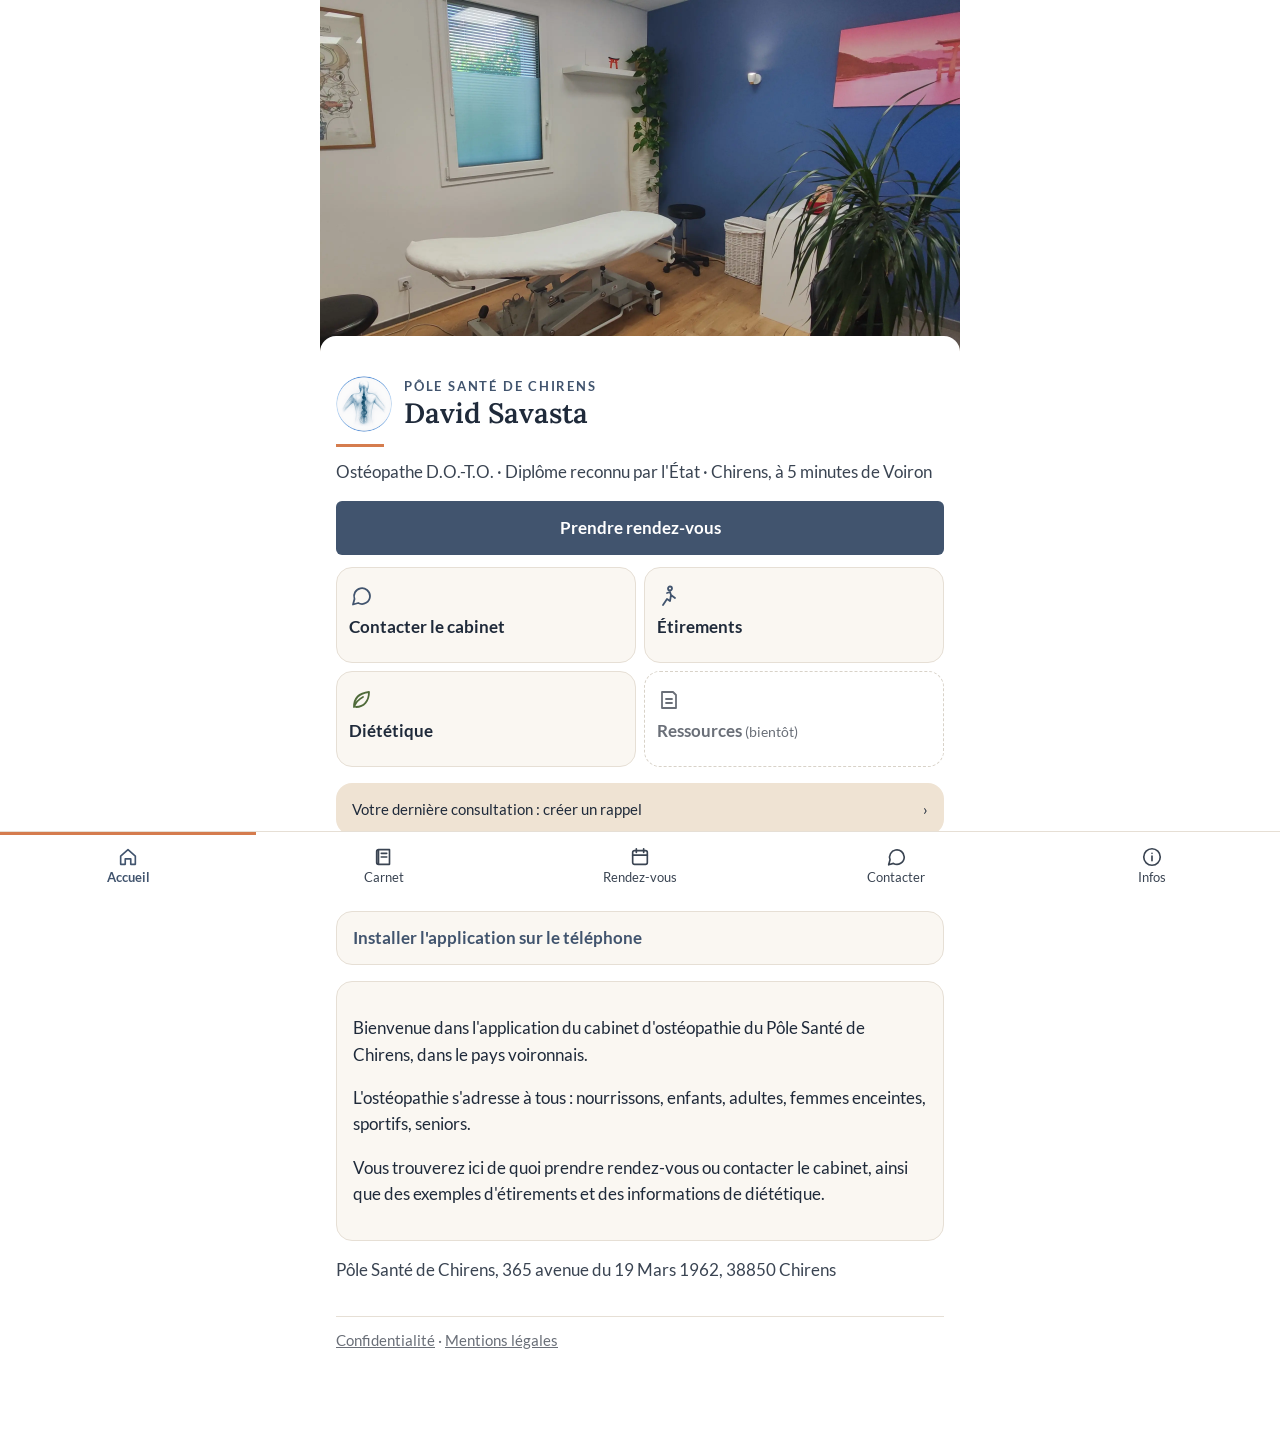
<file: index.html>
<!doctype html>
<html lang="fr">
<head>
  <meta charset="utf-8">
  <meta name="viewport" content="width=device-width, initial-scale=1, viewport-fit=cover">
  <title>Ostéo Savasta</title>
  <meta name="description" content="Application du cabinet d'ostéopathie de Chirens : rendez-vous, contact, étirements, diététique.">
  <!-- Couleur de la barre du navigateur sur mobile -->
  <meta name="theme-color" content="#41546e">
  <!-- Installation (PWA) -->
  <link rel="manifest" href="manifest.webmanifest">
  <link rel="icon" href="assets/icones/icone-192.png" type="image/png">
  <link rel="apple-touch-icon" href="assets/icones/apple-touch-icon.png">
  <meta name="apple-mobile-web-app-capable" content="yes">
  <meta name="apple-mobile-web-app-title" content="Ostéo Savasta">
  <link rel="stylesheet" href="assets/css/style.css">
  <!-- Journal des erreurs techniques : chargé avant tout le reste, pour noter aussi un démarrage raté -->
  <script src="assets/js/journal.js"></script>
</head>
<body>
  <a class="lien-evitement" href="#contenu">Aller au contenu</a>


  <!-- Le contenu de chaque écran est inséré ici par assets/js/app.js -->
  <main id="contenu" class="contenu" tabindex="-1">
    <p class="chargement">Chargement…</p>
  </main>

  <footer class="pied">
    <p class="pied-liens">
      <a href="#confidentialite">Confidentialité</a> ·
      <a href="#mentions-legales">Mentions légales</a>
    </p>
  </footer>

  <!-- Menu fixe en bas de l'écran, facile à atteindre avec le pouce -->
  <nav class="menu" aria-label="Menu principal">
    <a href="#accueil" data-route="accueil">
      <svg class="icone" viewBox="0 0 24 24" aria-hidden="true" focusable="false"><path d="M4 11l8-7 8 7v9h-5v-6H9v6H4z"/></svg>Accueil
    </a>
    <!-- « Mon carnet » : listes de courses et recettes favorites ; affiché par app.js une fois validé -->
    <a href="#carnet" data-route="carnet" class="js-carnet" hidden>
      <svg class="icone" viewBox="0 0 24 24" aria-hidden="true" focusable="false"><path d="M6 4h12v16H6zM6 4a2 2 0 0 0-2 2v12a2 2 0 0 0 2 2M9 8h6M9 12h6"/></svg><span class="js-carnet-libelle">Carnet</span>
    </a>
    <!-- Lien rendez-vous : l'adresse est remplacée au chargement par celle de config/liens.json -->
    <a href="https://www.osteo-savasta.fr/prendre-rendez-vous" class="menu-rdv js-lien-rdv"
       target="_blank" rel="noopener">
      <svg class="icone" viewBox="0 0 24 24" aria-hidden="true" focusable="false"><rect x="4" y="5" width="16" height="15" rx="2"/><path d="M4 10h16M8 3v4M16 3v4"/></svg>Rendez-vous
    </a>
    <!-- Ouvre le panneau « Contacter le cabinet » (appel, WhatsApp, e-mail) -->
    <button type="button" data-ouvrir="renseignements">
      <svg class="icone" viewBox="0 0 24 24" aria-hidden="true" focusable="false"><path d="M21 12a8 8 0 0 1-11.8 7L4 20.5 5.5 15A8 8 0 1 1 21 12Z"/></svg>Contacter
    </button>
    <a href="#infos" data-route="infos">
      <svg class="icone" viewBox="0 0 24 24" aria-hidden="true" focusable="false"><circle cx="12" cy="12" r="9"/><path d="M12 11v5M12 8h.01"/></svg>Infos
    </a>
  </nav>

  <script type="module" src="assets/js/app.js"></script>
</body>
</html>
</file>
<file: assets/css/style.css>
/* =========================================================
   Styles de l'application — conçus d'abord pour le téléphone.
   Pour changer les couleurs, modifiez uniquement les variables
   du bloc :root ci-dessous.
   ========================================================= */

/* Polices enregistrées dans l'appli (assets/polices) : rien n'est demandé à
   Google, l'adresse IP des patients ne quitte pas l'appli. */
@font-face {
  font-family: "Lora";
  src: url("../polices/lora-latin-600-normal.woff2") format("woff2");
  font-weight: 600;
  font-style: normal;
  font-display: swap;
}
@font-face {
  font-family: "Lato";
  src: url("../polices/lato-latin-400-normal.woff2") format("woff2");
  font-weight: 400;
  font-style: normal;
  font-display: swap;
}
@font-face {
  font-family: "Lato";
  src: url("../polices/lato-latin-700-normal.woff2") format("woff2");
  font-weight: 700;
  font-style: normal;
  font-display: swap;
}

/* Charte Cabinet Savasta (couleurs relevées sur les photos de la salle) : mur bleu
   ardoise, murs blancs, chêne, toile de Miyajima et plantes. Direction « La salle de soins ». */
:root {
  --couleur-principale: #41546e;   /* bleu ardoise : bandeaux, boutons, liens */
  --couleur-principale-foncee: #2f3e54; /* survol */
  --couleur-accent: #1f2a3a;       /* encre */
  --couleur-fond: #ffffff;         /* fond de page */
  --couleur-carte: #faf7f2;        /* blanc chaud : cartes et listes */
  --couleur-texte: #1f2a3a;        /* texte principal */
  --couleur-texte-doux: #3b4350;   /* paragraphes */
  --couleur-discret: #6a6f78;      /* légendes (14 px minimum) */
  --couleur-bordure: #e6dfd5;      /* filets et contours */
  --couleur-bordure-champ: #d9cfc2; /* contour des champs */
  --couleur-sur-sombre: #c7d1e0;   /* texte secondaire sur bleu ardoise */
  --couleur-torii: #d57c4e;        /* filet sous les titres, mois en cours */
  --couleur-bois-clair: #efe3d3;   /* bloc du rappel */
  --couleur-rose: #f8e6de;         /* mention de conseil */
  --couleur-sauge: #e1e7d8;        /* points forts */
  --couleur-plante: #4f6b3a;       /* picto Diététique */
  --couleur-alerte: #a33a3a;       /* messages d'erreur */
  --couleur-pastille: #efe3d3;     /* étiquettes */
  --couleur-relecture: #fff3c4;    /* fond des contenus « à relire » (mode relecture seulement) */

  --police-titres: "Lora", Georgia, "Times New Roman", serif;
  --police-texte: "Lato", "Helvetica Neue", Arial, sans-serif;

  --rayon: 16px;                   /* cartes, listes, photos */
  --rayon-bouton: 6px;             /* boutons et champs */
  --hauteur-menu: 68px;
  --taille-texte: 1.0625rem;       /* 17 px : confortable sur mobile */
  --marge-haut: calc(20px + env(safe-area-inset-top)); /* sous la barre d'état du téléphone */
  color-scheme: light;
}

* { box-sizing: border-box; }

html { -webkit-text-size-adjust: 100%; }

body {
  margin: 0;
  background: var(--couleur-fond);
  color: var(--couleur-texte);
  /* Aucune police téléchargée depuis un site tiers */
  font-family: var(--police-texte);
  font-size: var(--taille-texte);
  line-height: 1.55;
  /* Laisse la place au menu fixe du bas */
  padding-bottom: calc(var(--hauteur-menu) + env(safe-area-inset-bottom));
}

a { color: var(--couleur-principale); }
a:hover { color: var(--couleur-principale-foncee); }

/* Contour bien visible quand on navigue au clavier */
:focus-visible {
  outline: 3px solid var(--couleur-accent);
  outline-offset: 2px;
}

/* Lien caché « Aller au contenu », visible au clavier */
.lien-evitement {
  position: absolute;
  left: -999px;
  top: 0;
  background: #fff;
  padding: 12px;
  z-index: 100;
}
.lien-evitement:focus { left: 8px; }

.icone {
  width: 24px;
  height: 24px;
  flex: none;
  fill: none;
  stroke: currentColor;
  stroke-width: 1.8;
  stroke-linecap: round;
  stroke-linejoin: round;
}
.icone-petite { width: 18px; height: 18px; }
.icone-pleine { fill: currentColor; stroke: none; }

/* ---------- Contenu ---------- */
.contenu {
  max-width: 640px;
  margin: 0 auto;
  padding: var(--marge-haut) 16px 8px;
}
.contenu:focus { outline: none; }

h1, h2, h3, h4 { font-family: var(--police-titres); font-weight: 600; }
h1, h2, h3 { color: var(--couleur-texte); line-height: 1.2; text-wrap: balance; }
h1 { font-size: 1.6rem; margin: 0 0 12px; }
h2 { font-size: 1.3rem; margin: 24px 0 10px; }
h3 { font-size: 1.15rem; margin: 0 0 8px; }

.chargement, .vide { color: var(--couleur-texte-doux); }

.surtitre {
  display: block;
  font-size: 0.8rem;
  font-weight: 700;
  letter-spacing: 0.14em;
  text-transform: uppercase;
  color: var(--couleur-principale);
}
.filet-torii { width: 48px; height: 3px; margin: 0 0 12px; background: var(--couleur-torii); }

/* ---------- Ouverture des écrans : photo ou bandeau, avec la feuille blanche qui remonte dessus ---------- */
.ouverture {
  position: relative;
  margin: calc(-1 * var(--marge-haut)) -16px 16px;
}
.ouverture::after {
  content: "";
  position: absolute;
  left: 0;
  right: 0;
  bottom: 0;
  height: 24px;
  background: var(--couleur-fond);
  border-radius: var(--rayon) var(--rayon) 0 0;
}
.ouverture-photo {
  display: block;
  width: 100%;
  height: auto;
  aspect-ratio: 16 / 9;
  object-fit: cover;
  object-position: 86% 28%;
}
.bandeau {
  display: flex;
  flex-direction: column;
  gap: 4px;
  padding: calc(24px + env(safe-area-inset-top)) 16px 44px;
  background: var(--couleur-principale);
  color: #fff;
}
.bandeau .surtitre, .bandeau-sous-titre { color: var(--couleur-sur-sombre); }
.bandeau h1 { margin: 0; color: #fff; font-size: 2rem; line-height: 1.15; }
.bandeau-retour {
  display: inline-flex;
  align-items: center;
  align-self: flex-start;
  gap: 4px;
  min-height: 44px;
  color: var(--couleur-sur-sombre);
  font-size: 0.95rem;
  text-decoration: none;
}
.bandeau-retour:hover { color: #fff; }

/* ---------- Cartes ---------- */
.carte-titre { margin-top: 0; }
.carte {
  background: var(--couleur-carte);
  border: 1px solid var(--couleur-bordure);
  border-radius: var(--rayon);
  padding: 16px;
  margin: 0 0 16px;
}

/* ---------- Boutons ---------- */
.bouton {
  display: flex;
  align-items: center;
  justify-content: center;
  gap: 8px;
  width: 100%;
  min-height: 54px;
  padding: 10px 16px;
  margin: 0 0 12px;
  border-radius: var(--rayon-bouton);
  border: 2px solid transparent;
  font: inherit;
  font-size: 1.05rem;
  font-weight: 700;
  line-height: 1.2;
  text-align: center;
  text-decoration: none;
  cursor: pointer;
}
.bouton-secondaire { background: var(--couleur-principale); color: #fff; }
.bouton-secondaire:hover { background: var(--couleur-principale-foncee); color: #fff; }
.bouton-contour {
  background: var(--couleur-fond);
  border-color: var(--couleur-principale);
  color: var(--couleur-principale);
}
.lien-discret {
  display: inline-flex;
  align-items: center;
  min-height: 48px;
  padding: 0 4px;
  border: 0;
  background: none;
  color: var(--couleur-principale);
  font: inherit;
  text-decoration: underline;
  cursor: pointer;
}

/* ---------- Accueil ---------- */
.identite { display: flex; align-items: center; gap: 12px; margin: 0 0 12px; }
.identite img { width: 56px; height: 56px; flex: none; border-radius: 50%; background: #fff; }
.identite div { min-width: 0; }
.identite h1 { margin: 0; font-size: 1.75rem; }
.accueil-qualite { margin: 0 0 16px; color: var(--couleur-texte-doux); }
.accueil-adresse { margin: 0 0 16px; color: var(--couleur-texte-doux); }
.tuiles {
  list-style: none;
  padding: 0;
  margin: 0 0 16px;
  display: grid;
  grid-template-columns: repeat(2, minmax(0, 1fr));
  gap: 8px;
}
.tuile {
  display: flex;
  flex-direction: column;
  align-items: flex-start;
  gap: 8px;
  width: 100%;
  height: 100%;
  min-height: 96px;
  padding: 16px 12px;
  border-radius: var(--rayon);
  background: var(--couleur-carte);
  border: 1px solid var(--couleur-bordure);
  color: var(--couleur-texte);
  font: inherit;
  font-weight: 700;
  line-height: 1.25;
  text-align: left;
  text-decoration: none;
  cursor: pointer;
}
.tuile .icone { color: var(--couleur-principale); }
.tuile-verte .icone { color: var(--couleur-plante); }
.tuile-bientot {
  background: var(--couleur-fond);
  border-style: dashed;
  border-color: var(--couleur-bordure-champ);
  color: var(--couleur-discret);
  cursor: default;
}
.tuile-bientot .icone { color: var(--couleur-discret); }
.tuile-bientot small { font-weight: 400; font-size: 0.875rem; }
.actions-liens {
  display: flex;
  flex-wrap: wrap;
  justify-content: center;
  gap: 0 20px;
  margin: 0 0 16px;
}
.actions-liens .lien-discret, .actions-liens a {
  display: inline-flex;
  align-items: center;
  min-height: 44px;
  padding: 0;
  border: 0;
  background: none;
  color: var(--couleur-principale);
  font: inherit;
  font-weight: 700;
  text-decoration: underline;
  cursor: pointer;
}

/* ---------- Calendrier (écran désactivé pour le moment) ---------- */
.navigation-mois {
  display: flex;
  align-items: center;
  justify-content: space-between;
  gap: 8px;
  margin-bottom: 12px;
}
.navigation-mois h1 { margin: 0; text-align: center; flex: 1; }
.fleche {
  display: flex;
  align-items: center;
  justify-content: center;
  width: 52px;
  height: 52px;
  flex: none;
  border-radius: 50%;
  border: 2px solid var(--couleur-principale);
  background: var(--couleur-carte);
  color: var(--couleur-principale);
  font-size: 1.8rem;
  font-weight: 700;
  text-decoration: none;
}
.saison {
  display: inline-block;
  padding: 2px 12px;
  border-radius: 999px;
  background: var(--couleur-pastille);
  color: var(--couleur-principale);
  font-weight: 600;
  font-size: 0.95rem;
}
.conseils { padding-left: 1.2em; margin: 0; }
.conseils li { margin-bottom: 8px; }
.liste-mois {
  list-style: none;
  padding: 0;
  display: grid;
  grid-template-columns: repeat(3, 1fr);
  gap: 8px;
}
.liste-mois a {
  display: flex;
  align-items: center;
  justify-content: center;
  min-height: 48px;
  border-radius: var(--rayon-bouton);
  border: 1px solid var(--couleur-bordure);
  background: var(--couleur-carte);
  color: var(--couleur-texte);
  font-size: 0.95rem;
  text-decoration: none;
}
.liste-mois a[aria-current="true"] {
  background: var(--couleur-principale);
  color: #fff;
  border-color: var(--couleur-principale);
}

/* ---------- Mode relecture (uniquement sur votre ordinateur) ---------- */
.bandeau-relecture {
  background: var(--couleur-relecture);
  border: 2px dashed #8a6d00;
  border-radius: var(--rayon);
  padding: 10px 14px;
  margin-bottom: 16px;
  font-weight: 600;
}
.a-relire { background: var(--couleur-relecture); }
.etiquette-relire {
  display: inline-block;
  background: #8a6d00;
  color: #fff;
  font-size: 0.8rem;
  font-weight: 700;
  padding: 1px 8px;
  border-radius: 6px;
  margin-bottom: 6px;
}

/* ---------- Pages texte (confidentialité, mentions) ---------- */
.page-texte h1 { font-size: 1.45rem; }
.page-texte ul { padding-left: 1.2em; }

/* ---------- Pied de page ---------- */
.pied {
  max-width: 640px;
  margin: 0 auto;
  padding: 8px 16px 24px;
  color: var(--couleur-discret);
  font-size: 0.95rem;
}
.pied-liens {
  margin: 0;
  border-top: 1px solid var(--couleur-bordure);
  padding-top: 12px;
}
.pied-liens a { color: var(--couleur-discret); }

/* ---------- Menu du bas ---------- */
.menu {
  position: fixed;
  left: 0;
  right: 0;
  bottom: 0;
  display: grid;
  grid-auto-flow: column;
  grid-auto-columns: minmax(0, 1fr);
  background: var(--couleur-fond);
  border-top: 1px solid var(--couleur-bordure);
  padding-bottom: env(safe-area-inset-bottom);
  z-index: 50;
}
.menu a, .menu button {
  display: flex;
  flex-direction: column;
  align-items: center;
  justify-content: center;
  gap: 2px;
  min-height: var(--hauteur-menu);
  padding: 4px 2px;
  border: 0;
  background: none;
  color: var(--couleur-texte-doux);
  font: inherit;
  font-size: 0.8rem;
  line-height: 1.2;
  text-align: center;
  text-decoration: none;
  cursor: pointer;
}
.menu .icone { width: 22px; height: 22px; }
.menu [hidden] { display: none; }
.menu a[aria-current="page"] {
  color: var(--couleur-principale);
  font-weight: 700;
  box-shadow: inset 0 3px 0 var(--couleur-torii);
}

/* ---------- Aide à l'installation ---------- */
.bloc-installation { margin-bottom: 16px; }
.bouton-installer { background: var(--couleur-fond); border-color: var(--couleur-principale); color: var(--couleur-principale); margin: 0; }
.aide-installation {
  background: var(--couleur-carte);
  border: 1px solid var(--couleur-bordure);
  border-radius: var(--rayon);
  padding: 0 16px;
}
.aide-installation summary {
  display: flex;
  align-items: center;
  min-height: 52px;
  font-weight: 700;
  color: var(--couleur-principale);
  cursor: pointer;
}
.aide-installation ol { margin: 0 0 14px; padding-left: 1.3em; }
.aide-installation li { margin-bottom: 6px; }

/* ---------- Bloc « Votre dernière consultation » ---------- */
.rappel { padding: 16px 16px 6px; background: var(--couleur-bois-clair); border: 0; }
.rappel:has(.rappel-deplier) { padding: 0; }
.rappel-deplier {
  display: flex;
  align-items: center;
  justify-content: space-between;
  gap: 8px;
  width: 100%;
  min-height: 52px;
  padding: 8px 16px;
  border: 0;
  border-radius: var(--rayon);
  background: none;
  color: var(--couleur-texte);
  font: inherit;
  font-size: 0.95rem;
  text-align: left;
  cursor: pointer;
}
.rappel-titre { margin: 0 0 4px; font-size: 1.15rem; }
.rappel-aide { margin: 0 0 10px; font-size: 0.95rem; color: var(--couleur-texte-doux); }
.rappel-selects {
  display: grid;
  grid-template-columns: 0.8fr 1.4fr 1fr;
  gap: 8px;
  margin-bottom: 10px;
}
.rappel-selects label { font-size: 0.9rem; font-weight: 700; }
.rappel-selects select {
  display: block;
  width: 100%;
  min-height: 48px;
  margin-top: 4px;
  padding: 0 8px;
  border: 1px solid var(--couleur-bordure-champ);
  border-radius: var(--rayon-bouton);
  background: #fff;
  color: var(--couleur-texte);
  font: inherit;
}
.rappel-case {
  display: flex;
  align-items: center;
  gap: 10px;
  min-height: 48px;
  margin-bottom: 8px;
  cursor: pointer;
}
.rappel-case input { width: 24px; height: 24px; flex: none; accent-color: var(--couleur-principale); }
.rappel-erreur { color: var(--couleur-alerte); font-weight: 700; margin: 0 0 8px; }
.rappel-resultat { font-size: 1.1rem; margin: 0 0 10px; }
.rappel-rdv { margin: 0 0 10px; }
.rappel-actions { display: flex; flex-wrap: wrap; column-gap: 16px; }

/* ---------- Panneau du bas (Contacter, Partager) ---------- */
.panneau {
  width: 100%;
  max-width: 640px;
  margin: auto auto 0;
  padding: 16px 16px calc(20px + env(safe-area-inset-bottom));
  border: 0;
  border-radius: var(--rayon) var(--rayon) 0 0;
  background: var(--couleur-fond);
  color: var(--couleur-texte);
}
.panneau::backdrop { background: rgba(31, 42, 58, 0.5); }
.panneau-entete { display: flex; align-items: center; justify-content: space-between; margin-bottom: 8px; }
.panneau-entete h2 { margin: 0; }
.panneau-fermer {
  width: 48px;
  height: 48px;
  border: 0;
  border-radius: 50%;
  background: var(--couleur-carte);
  color: var(--couleur-texte);
  font-size: 1.2rem;
  cursor: pointer;
}
.panneau .bouton { min-height: 50px; margin-bottom: 8px; }
.panneau-mention { font-weight: 700; margin: 8px 0 0; }
.panneau-horaires { color: var(--couleur-texte-doux); margin: 6px 0 0; }

/* Panneau « Partager l'application » */
.partage-qr { text-align: center; margin: 0 0 12px; }
.partage-qr img {
  width: min(220px, 62vw);
  height: auto;
  padding: 8px;
  background: #fff;              /* fond blanc : le QR code reste lisible par les appareils photo */
  border: 1px solid var(--couleur-bordure-champ);
  border-radius: var(--rayon);
}
.partage-qr p { color: var(--couleur-texte-doux); margin: 6px 0 0; }
.partage-choix { display: grid; grid-template-columns: 1fr 1fr; gap: 8px; margin: 0 0 12px; }
.partage-choix[hidden] { display: none; }
.partage-choix .bouton { margin: 0; }
.partage-adresse { grid-column: 1 / -1; margin: 0; text-align: center; word-break: break-all; color: var(--couleur-texte-doux); }
.partage-confirmation { font-weight: 700; color: var(--couleur-principale); text-align: center; margin: 0; }

/* ---------- Diététique : onglets et listes ---------- */
.onglets-diet {
  display: grid;
  grid-template-columns: repeat(2, minmax(0, 1fr));
  gap: 4px;
  margin: 0 0 16px;
  padding: 4px;
  border: 1px solid var(--couleur-bordure);
  border-radius: var(--rayon-bouton);
  background: var(--couleur-carte);
}
.onglet-diet {
  display: flex;
  align-items: center;
  justify-content: center;
  min-height: 48px;
  padding: 4px;
  border-radius: 4px;
  color: var(--couleur-principale);
  font-size: 0.95rem;
  font-weight: 700;
  text-align: center;
  text-decoration: none;
  line-height: 1.2;
}
.onglet-diet[aria-current="page"] { background: var(--couleur-principale); color: #fff; }
/* Boutons à deux états (choix par aliments ou par recettes) */
button.onglet-diet { border: 0; background: none; font-family: inherit; cursor: pointer; }
.onglet-diet[aria-pressed="true"] { background: var(--couleur-principale); color: #fff; }
.menu-modes { margin: 16px 0 4px; }
.choix-nutriment { display: grid; gap: 4px; margin: 0 0 16px; font-weight: 700; }
.choix-nutriment select {
  min-height: 48px;
  padding: 0 8px;
  border: 1px solid var(--couleur-bordure-champ);
  border-radius: var(--rayon-bouton);
  background: #fff;
  color: var(--couleur-texte);
  font: inherit;
  font-weight: 400;
}
.groupe-titre { margin: 8px 0 4px; font-size: 1.4rem; }
.sous-groupe { margin: 16px 0 8px; }
.liste-fiches {
  list-style: none;
  padding: 0;
  margin: 0 0 16px;
  background: var(--couleur-carte);
  border: 1px solid var(--couleur-bordure);
  border-radius: var(--rayon);
  overflow: hidden;
}
.liste-fiches li { border-bottom: 1px solid var(--couleur-bordure); }
.liste-fiches li:last-child { border-bottom: 0; }
.ligne-fiche {
  display: flex;
  align-items: center;
  justify-content: space-between;
  gap: 8px;
  min-height: 52px;
  padding: 6px 16px;
  color: var(--couleur-texte);
  font-weight: 700;
  line-height: 1.25;
  text-decoration: none;
}
.ligne-fiche:hover { color: var(--couleur-principale); }
.ligne-fiche small { font-weight: 400; font-size: 0.875rem; color: var(--couleur-discret); text-align: right; }
.classement { padding: 8px 0 0; }
.classement-valeur { margin: 0 16px 4px; }
.classement .ligne-fiche { padding-top: 0; min-height: 44px; }
.badge {
  display: inline-block;
  margin-left: 6px;
  padding: 1px 10px;
  border-radius: 999px;
  background: var(--couleur-sauge);
  color: var(--couleur-texte);
  font-size: 0.85rem;
  font-weight: 700;
}
.badge-neutre { background: var(--couleur-bois-clair); }

/* ---------- Pages Fiche aliment et Fiche complément ---------- */
.fiche-page h2 { margin: 0 0 8px; font-size: 1.2rem; }
.fiche-page ul { margin: 0; padding-left: 1.2em; }
.fiche-page li { margin-bottom: 6px; }
.fiche-intro { margin: 0 0 16px; color: var(--couleur-texte-doux); }
.encadre { margin: 0 0 16px; padding: 16px; border-radius: var(--rayon); }
.encadre-sauge { background: var(--couleur-sauge); }
.encadre-carte { background: var(--couleur-carte); border: 1px solid var(--couleur-bordure); }
.mention-conseil {
  margin: 0 0 16px;
  padding: 16px;
  border-radius: var(--rayon);
  background: var(--couleur-rose);
  font-weight: 700;
}
.mention-affilie { color: var(--couleur-texte); }
.fiche-date { font-size: 0.875rem; color: var(--couleur-discret); }
.tableau-nutrition { width: 100%; border-collapse: collapse; font-variant-numeric: tabular-nums; }
.tableau-nutrition th, .tableau-nutrition td { padding: 7px 0; border-bottom: 1px solid var(--couleur-bordure); }
.tableau-nutrition tr:last-child th, .tableau-nutrition tr:last-child td { border-bottom: 0; }
.tableau-nutrition th { text-align: left; font-weight: 400; }
.tableau-nutrition td { text-align: right; white-space: nowrap; }
/* Bloc qui se déplie en touchant la flèche (composition des aliments) */
.depliant summary {
  display: flex;
  align-items: center;
  justify-content: space-between;
  gap: 8px;
  min-height: 44px;
  list-style: none;
  cursor: pointer;
}
.depliant summary::-webkit-details-marker { display: none; }
.depliant summary h2 { margin: 0; }
.depliant-fleche { color: var(--couleur-principale); transform: rotate(90deg); transition: transform 0.2s; }
.depliant[open] .depliant-fleche { transform: rotate(-90deg); }
.depliant[open] summary { margin-bottom: 8px; }
.frise { margin: 0 0 16px; }
.frise-barres, .frise-lettres {
  display: grid;
  grid-template-columns: repeat(12, minmax(0, 1fr));
  gap: 3px;
}
.frise-barres i { height: 8px; border-radius: 999px; background: var(--couleur-bordure); }
.frise-barres .frise-saison { background: var(--couleur-principale); }
.frise-barres .frise-courant { background: var(--couleur-torii); }
.frise-lettres { margin-top: 4px; font-size: 0.75rem; color: var(--couleur-discret); text-align: center; }
.frise-lettres .frise-actuel { color: var(--couleur-texte); font-weight: 700; }
.recette { border-bottom: 1px solid var(--couleur-bordure); }
.recette:last-of-type { border-bottom: 0; }
.recette summary {
  display: flex;
  align-items: center;
  justify-content: space-between;
  gap: 8px;
  min-height: 52px;
  font-weight: 700;
  cursor: pointer;
}
.recette summary small { font-weight: 400; font-size: 0.875rem; color: var(--couleur-discret); white-space: nowrap; }
.recette ol { margin: 0 0 12px; padding-left: 1.4em; }
.recette-detaillee h4 { margin: 12px 0 4px; font-family: var(--police-texte); font-size: 0.95rem; font-weight: 700; color: var(--couleur-principale); }
.recette-detaillee ul { margin: 0 0 8px; padding-left: 1.2em; }
.recette-detaillee ol li { margin-bottom: 6px; }
.recette-detaillee p { margin: 0 0 8px; }
.recette-pour { color: var(--couleur-texte-doux); font-size: 0.9rem; }
.recette-temps { display: flex; flex-wrap: wrap; gap: 8px 24px; margin: 0 0 4px; }
.recette-temps div { display: flex; gap: 6px; }
.recette-temps dt { font-weight: 700; }
.recette-temps dd { margin: 0; font-variant-numeric: tabular-nums; }
.recette-favori { min-height: 44px; margin: 4px 0 16px; }
.recette-favori[aria-pressed="true"] { border-color: var(--couleur-plante); color: var(--couleur-plante); }

/* ---------- Mon carnet ---------- */
.carnet-semaine { margin: 0 0 12px; padding: 0 16px; background: var(--couleur-carte); border: 1px solid var(--couleur-bordure); border-radius: var(--rayon); }
.carnet-semaine summary { display: flex; align-items: center; justify-content: space-between; gap: 8px; min-height: 52px; font-weight: 700; cursor: pointer; }
.carnet-semaine summary small { font-weight: 400; color: var(--couleur-texte-doux); white-space: nowrap; }
.carnet-courses { list-style: none; margin: 0 0 12px; padding: 0; }
.carnet-courses li { border-bottom: 1px solid var(--couleur-bordure); }
.carnet-case { display: flex; align-items: center; gap: 12px; min-height: 48px; cursor: pointer; }
.carnet-case input { flex: none; width: 22px; height: 22px; margin: 0; accent-color: var(--couleur-plante); }
.carnet-nom { flex: 1; }
.carnet-quantite { font-variant-numeric: tabular-nums; white-space: nowrap; color: var(--couleur-texte-doux); }
.carnet-case input:checked ~ span { text-decoration: line-through; color: var(--couleur-discret); }
.carnet-actions { display: grid; grid-template-columns: repeat(2, minmax(0, 1fr)); gap: 8px; }
.carnet-actions .bouton { margin: 0; min-height: 44px; font-size: 0.95rem; }
.carnet-semaine > .bouton-secondaire { margin: 8px 0 16px; }

/* ---------- Infos pratiques ---------- */
.infos-adresse { margin: 0 0 12px; }
.infos-liste { margin: 0 0 16px; }
.infos-liste div { padding: 8px 0; border-bottom: 1px solid var(--couleur-bordure); }
.infos-liste div:last-child { border-bottom: 0; }
.infos-liste dt { font-weight: 700; }
.infos-liste dd { margin: 0; color: var(--couleur-texte-doux); }

/* ---------- Étirements ---------- */
.onglets {
  list-style: none;
  padding: 0;
  margin: 0 0 8px;
  display: flex;
  flex-wrap: wrap;
  gap: 8px;
}
.onglets a {
  display: inline-flex;
  align-items: center;
  min-height: 44px;
  padding: 0 14px;
  border-radius: var(--rayon-bouton);
  border: 1px solid var(--couleur-bordure-champ);
  background: var(--couleur-carte);
  color: var(--couleur-texte);
  font-size: 0.95rem;
  text-decoration: none;
}
.onglets a[aria-current="true"] { background: var(--couleur-principale); border-color: var(--couleur-principale); color: #fff; font-weight: 700; }
.video-chaine { color: var(--couleur-discret); font-size: 0.875rem; margin: 0 0 10px; }
.carte .video-zone .bouton { margin: 0; }
/* Lecteur : au moins 200 × 200 px (exigence YouTube), 16/9 sinon */
.video-lecteur {
  display: block;
  width: 100%;
  height: max(200px, calc((min(100vw, 640px) - 66px) * 0.5625));
  border: 0;
  border-radius: 10px;
}
.note-tiers { font-size: 0.875rem; color: var(--couleur-discret); }

/* ---------- Menu de la semaine ---------- */
.lien-menu { display: flex; align-items: center; gap: 12px; color: var(--couleur-texte); text-decoration: none; }
.lien-menu > span { display: flex; flex-direction: column; flex-grow: 1; min-width: 0; }
.lien-menu small { color: var(--couleur-texte-doux); font-size: 0.9rem; }
.lien-menu .icone { color: var(--couleur-principale); }
.menu-personnes { display: flex; align-items: center; justify-content: space-between; gap: 12px; margin: 16px 0; font-weight: 700; }
.menu-compteur { display: flex; align-items: center; gap: 8px; }
.menu-compteur output { min-width: 2ch; text-align: center; font-size: 1.3rem; font-variant-numeric: tabular-nums; }
.menu-plus-moins {
  width: 48px; height: 48px; border-radius: 50%; border: 1.5px solid var(--couleur-principale);
  background: var(--couleur-fond); color: var(--couleur-principale); font: inherit; font-size: 1.4rem; font-weight: 700; cursor: pointer;
}
.menu-toile { margin: 0 0 8px; padding: 4px 0 8px; border-bottom: 1px solid var(--couleur-bordure); }
/* Huiles conseillées pour la cuisson : liseré vert et mention sous le nom */
.menu-aliment-conseil { border-color: var(--couleur-plante); border-width: 2px; }
.menu-aliment small { display: block; margin-top: 2px; font-size: 0.8rem; font-weight: 400; color: var(--couleur-plante); }
.menu-aliment[aria-pressed="true"] small { color: #fff; }
.menu-aleatoire { margin: 0 0 4px; }
.menu-vider { min-height: 48px; margin: 0 0 8px; }
/* Semaines enregistrées sur le téléphone */
.menu-semaines { margin: 16px 0; padding: 16px; background: var(--couleur-carte); border: 1px solid var(--couleur-bordure); border-radius: var(--rayon); }
.menu-semaines h2 { margin: 0 0 4px; }
.menu-semaines ul { list-style: none; margin: 8px 0 0; padding: 0; display: grid; gap: 12px; }
.menu-semaines li { padding-top: 12px; border-top: 1px solid var(--couleur-bordure); }
.menu-semaines li p { margin: 0 0 8px; display: flex; flex-wrap: wrap; justify-content: space-between; gap: 4px 12px; }
.menu-semaines li p span { color: var(--couleur-texte-doux); font-variant-numeric: tabular-nums; }
.menu-semaines-actions { display: grid; grid-template-columns: repeat(2, minmax(0, 1fr)); gap: 8px; }
.menu-semaines-actions .bouton { margin: 0; min-height: 44px; font-size: 0.95rem; }
.menu-enregistrer .bouton { margin-bottom: 4px; }
.menu-vider:disabled { opacity: 0.45; cursor: default; }
.menu-toile-base { margin: 0; text-align: center; font-size: 0.85rem; font-weight: 700; color: var(--couleur-texte-doux); }
/* Mini-toile collée en haut à droite quand la grande toile sort de l'écran */
.toile-mini {
  position: fixed; z-index: 40;
  top: calc(8px + env(safe-area-inset-top));
  right: max(8px, env(safe-area-inset-right));
  display: flex; flex-direction: column; align-items: center; gap: 2px;
  width: 84px; padding: 6px 6px 4px;
  background: var(--couleur-fond); border: 1px solid var(--couleur-bordure-champ); border-radius: var(--rayon);
  font: inherit; cursor: pointer;
}
.toile-mini svg { display: block; width: 70px; height: 70px; }
.toile-mini .toile-surface { stroke-width: 6; }
.toile-mini .toile-anneau, .toile-mini .toile-seuil { stroke-width: 3; }
.toile-mini-score { font-size: 0.8rem; font-weight: 700; color: var(--couleur-texte); font-variant-numeric: tabular-nums; }
.toile { display: block; width: min(100%, 270px); margin: 0 auto; overflow: visible; }
.toile-anneau { fill: none; stroke: var(--couleur-bordure-champ); stroke-width: 1.5; }
.toile-seuil { fill: none; stroke: var(--couleur-discret); stroke-width: 1.2; stroke-dasharray: 4 4; }
.toile-rayon { stroke: var(--couleur-bordure); stroke-width: 1; }
/* Couleur de la toile selon le score : rouge (sous 50 %), orangé (sous 75 %), vert */
.toile-surface { stroke-width: 2.5; stroke-linejoin: round; transition: fill 0.3s, stroke 0.3s; }
.toile-surface, .toile-surface[data-niveau="faible"] { fill: rgba(163, 58, 58, 0.26); stroke: var(--couleur-alerte); }
.toile-surface[data-niveau="moyen"] { fill: rgba(213, 124, 78, 0.3); stroke: var(--couleur-torii); }
.toile-surface[data-niveau="bon"] { fill: rgba(79, 107, 58, 0.32); stroke: var(--couleur-plante); }
.toile-libelle { font-size: 18px; font-weight: 700; fill: var(--couleur-texte); }
.menu-compte[data-atteint="true"] { color: var(--couleur-plante); }
.menu-score { display: flex; align-items: center; justify-content: center; gap: 8px; margin: 0; font-weight: 700; font-variant-numeric: tabular-nums; }
.menu-score-pastille { width: 14px; height: 14px; border-radius: 50%; background: var(--couleur-alerte); }
.menu-score[data-niveau="moyen"] .menu-score-pastille { background: var(--couleur-torii); }
.menu-score[data-niveau="bon"] .menu-score-pastille { background: var(--couleur-plante); }
.menu-section .menu-score { justify-content: flex-start; margin-bottom: 8px; font-size: 1.1rem; }
.menu-manques { list-style: none; margin: 0; padding: 0; display: grid; gap: 12px; }
.menu-manque-repere { padding: 16px; background: var(--couleur-carte); border: 1px solid var(--couleur-bordure); border-radius: var(--rayon); }
.menu-manque-repere p { margin: 0 0 8px; }
.menu-manque-repere .bouton { margin: 0; min-height: 48px; }
.menu-manque-titre { display: flex; justify-content: space-between; gap: 8px; font-variant-numeric: tabular-nums; }
.menu-toile-aide { margin: 0 0 8px; font-size: 0.85rem; line-height: 1.4; color: var(--couleur-texte-doux); }
.menu-groupe { margin: 16px 0 0; padding: 0; border: 0; }
.menu-groupe legend { display: flex; justify-content: space-between; width: 100%; padding: 0; margin-bottom: 8px; font-family: var(--police-titres); font-weight: 600; font-size: 1.15rem; }
.menu-compte { font-family: var(--police-texte); font-size: 0.95rem; font-weight: 700; color: var(--couleur-principale); font-variant-numeric: tabular-nums; }
.menu-choix { display: grid; grid-template-columns: repeat(2, minmax(0, 1fr)); gap: 8px; }
.menu-aliment {
  min-height: 48px; padding: 6px 10px; border-radius: var(--rayon-bouton);
  border: 1px solid var(--couleur-bordure-champ); background: var(--couleur-carte); color: var(--couleur-texte);
  font: inherit; font-size: 0.95rem; line-height: 1.2; text-align: left; cursor: pointer;
}
.menu-aliment[aria-pressed="true"] { background: var(--couleur-principale); border-color: var(--couleur-principale); color: #fff; font-weight: 700; }
.menu-aliment:disabled { opacity: 0.45; cursor: default; }
.menu-manque { min-height: 1.5em; margin: 16px 0 8px; color: var(--couleur-texte-doux); }
#menu-creer:disabled { opacity: 0.5; cursor: default; }
.menu-section { margin-top: 32px; }
.menu-section:focus { outline: none; }
.menu-section h2 { margin: 0 0 8px; }
.menu-aide { color: var(--couleur-texte-doux); font-size: 0.95rem; }
.menu-tableau { overflow-x: auto; margin: 0 0 12px; }
.menu-tableau table { width: 100%; border-collapse: collapse; font-size: 0.9rem; }
.menu-tableau th, .menu-tableau td { padding: 8px 6px; border-bottom: 1px solid var(--couleur-bordure); text-align: left; vertical-align: top; }
.menu-tableau tbody th { font-weight: 700; white-space: nowrap; }
.menu-courses { list-style: none; margin: 0 0 12px; padding: 0; }
.menu-courses li { display: flex; justify-content: space-between; gap: 12px; padding: 8px 0; border-bottom: 1px solid var(--couleur-bordure); }
.menu-courses li span:last-child { font-variant-numeric: tabular-nums; white-space: nowrap; }
.menu-copie { font-weight: 700; color: var(--couleur-principale); }
.menu-texte { width: 100%; min-height: 160px; margin-bottom: 12px; font: inherit; font-size: 0.85rem; }
.visuellement-cache { position: absolute; width: 1px; height: 1px; overflow: hidden; clip-path: inset(50%); white-space: nowrap; }

/* Réduit les animations si le téléphone le demande */
@media (prefers-reduced-motion: reduce) {
  * { scroll-behavior: auto !important; transition: none !important; }
}

/* ---------- v26.1 : tendance, recettes au choix, quantités modifiables ---------- */
.menu-tendance { margin: 12px 0 8px; padding: 0 12px; border: 1px solid var(--couleur-bordure-champ); border-radius: var(--rayon-bouton); background: var(--couleur-carte); }
.menu-tendance summary { display: flex; flex-direction: column; justify-content: center; min-height: 52px; padding: 6px 0; font-weight: 700; cursor: pointer; }
.menu-tendance summary small { font-weight: 400; color: var(--couleur-texte-doux); }
.menu-tendance[open] summary { border-bottom: 1px solid var(--couleur-bordure); }
.menu-tendance-choix { display: grid; grid-template-columns: repeat(2, minmax(0, 1fr)); gap: 8px; margin: 0 0 12px; }
.menu-recettes { display: grid; gap: 8px; }
.menu-recette {
  display: grid;
  gap: 2px;
  min-height: 56px;
  padding: 10px 12px;
  border: 1px solid var(--couleur-bordure-champ);
  border-radius: var(--rayon-bouton);
  background: var(--couleur-fond);
  color: var(--couleur-texte);
  font: inherit;
  text-align: left;
  cursor: pointer;
}
.menu-recette-titre { font-weight: 700; }
.menu-recette small { font-size: 0.82rem; color: var(--couleur-texte-doux); }
.menu-recette-infos { display: flex; flex-wrap: wrap; gap: 4px 12px; }
.menu-recette-saison { color: var(--couleur-torii); font-weight: 700; }
.menu-recette[aria-pressed="true"] { background: var(--couleur-principale); border-color: var(--couleur-principale); color: #fff; }
.menu-recette[aria-pressed="true"] small, .menu-recette[aria-pressed="true"] .menu-recette-saison { color: #fff; }
.carnet-ligne { display: flex; align-items: center; gap: 8px; }
.carnet-ligne .carnet-case { flex: 1; min-width: 0; }
.carnet-quantite { display: flex; align-items: center; gap: 4px; }
.carnet-champ {
  width: 4.5em;
  min-height: 40px;
  padding: 0 6px;
  border: 1px solid var(--couleur-bordure-champ);
  border-radius: 4px;
  background: var(--couleur-fond);
  color: var(--couleur-texte);
  font: inherit;
  text-align: right;
  font-variant-numeric: tabular-nums;
}
.carnet-ligne:has(input[type="checkbox"]:checked) .carnet-quantite { text-decoration: line-through; color: var(--couleur-discret); }

/* ---------- Journal technique (#journal) ---------- */
.journal-liste { list-style: none; margin: 16px 0; padding: 0; }
.journal-liste li { padding: 10px 0; border-bottom: 1px solid var(--couleur-bordure); }
.journal-entete { display: flex; flex-wrap: wrap; justify-content: space-between; gap: 4px 12px; margin: 0 0 4px; font-variant-numeric: tabular-nums; }
.journal-entete span { color: var(--couleur-texte-doux); font-size: 0.9rem; }
.journal-message { margin: 0; overflow-wrap: anywhere; }
.journal-message small { color: var(--couleur-discret); }

/* ---------- Bandeau « Nouvelle version disponible » ---------- */
.bandeau-maj {
  position: fixed;
  left: 12px;
  right: 12px;
  bottom: calc(var(--hauteur-menu) + env(safe-area-inset-bottom) + 12px);
  z-index: 60;
  max-width: 560px;
  margin: 0 auto;
  padding: 14px 16px;
  background: var(--couleur-principale);
  color: #fff;
  border-radius: var(--rayon);
  box-shadow: 0 6px 24px rgba(31, 42, 58, 0.25);
}
.bandeau-maj p { margin: 0 0 10px; }
.bandeau-maj-actions { display: flex; align-items: center; gap: 16px; }
.bandeau-maj .bouton { margin: 0; min-height: 44px; background: #fff; color: var(--couleur-principale); border-color: #fff; }
.bandeau-maj .lien-discret { color: #fff; min-height: 44px; white-space: nowrap; }

/* ---------- v26.4 : unité modifiable, boutons côte à côte, aliments « Autre » ---------- */
.carnet-unite {
  min-height: 40px;
  padding: 0 4px;
  border: 1px solid var(--couleur-bordure-champ);
  border-radius: 4px;
  background: var(--couleur-fond);
  color: var(--couleur-texte);
  font: inherit;
}
.duo-boutons { display: grid; grid-template-columns: repeat(2, minmax(0, 1fr)); gap: 8px; margin: 12px 0; }
.duo-boutons .bouton { margin: 0; min-height: 48px; font-size: 0.95rem; line-height: 1.2; }
.menu-autre { display: grid; grid-template-columns: minmax(0, 1fr) auto; gap: 8px; margin-top: 8px; }
.menu-autre input {
  min-height: 48px;
  padding: 0 10px;
  border: 1px solid var(--couleur-bordure-champ);
  border-radius: var(--rayon-bouton);
  background: var(--couleur-fond);
  color: var(--couleur-texte);
  font: inherit;
}
.menu-autre .bouton { margin: 0; min-height: 48px; }
.menu-aliment-autre { border-style: dashed; }

/* ---------- v26.5 : ajouter sa liste au carnet sans créer de menu ---------- */
.menu-ajout-carnet { margin: 20px 0 4px; padding-top: 16px; border-top: 1px solid var(--couleur-bordure); }
.menu-ajout-carnet .bouton { margin: 0 0 4px; }
.menu-ajout-carnet .menu-aide { margin: 0; }

/* ---------- v26.6 : écran Paramètres (ordinateur du cabinet) et photo d'accueil facultative ---------- */
html[data-sans-photo] .ouverture-photo { display: none; }
.param-groupe { margin: 20px 0 0; padding: 0; border: 0; }
.param-groupe legend { margin-bottom: 8px; font-family: var(--police-titres); font-weight: 600; font-size: 1.15rem; }
.param-couleur, .param-case { display: flex; align-items: center; gap: 12px; min-height: 52px; padding: 6px 0; border-bottom: 1px solid var(--couleur-bordure); cursor: pointer; }
.param-couleur input[type="color"] { flex: none; width: 52px; height: 40px; padding: 2px; border: 1px solid var(--couleur-bordure-champ); border-radius: var(--rayon-bouton); background: var(--couleur-fond); }
.param-couleur span { display: flex; flex-direction: column; }
.param-couleur small { color: var(--couleur-texte-doux); font-size: 0.85rem; }
.param-choix { display: grid; gap: 4px; margin: 0 0 12px; }
.param-choix select { min-height: 48px; padding: 0 8px; border: 1px solid var(--couleur-bordure-champ); border-radius: var(--rayon-bouton); background: var(--couleur-fond); color: var(--couleur-texte); font: inherit; }
.param-curseur { display: grid; gap: 4px; margin: 0 0 14px; }
.param-curseur span { display: flex; justify-content: space-between; }
.param-curseur output { font-variant-numeric: tabular-nums; color: var(--couleur-texte-doux); }
.param-curseur input[type="range"] { width: 100%; accent-color: var(--couleur-principale); }
.param-case input { width: 22px; height: 22px; accent-color: var(--couleur-principale); }

.carnet-semaine > .carnet-supprimer { margin: 0 0 16px; color: var(--couleur-alerte); border-color: var(--couleur-alerte); }
</file>
